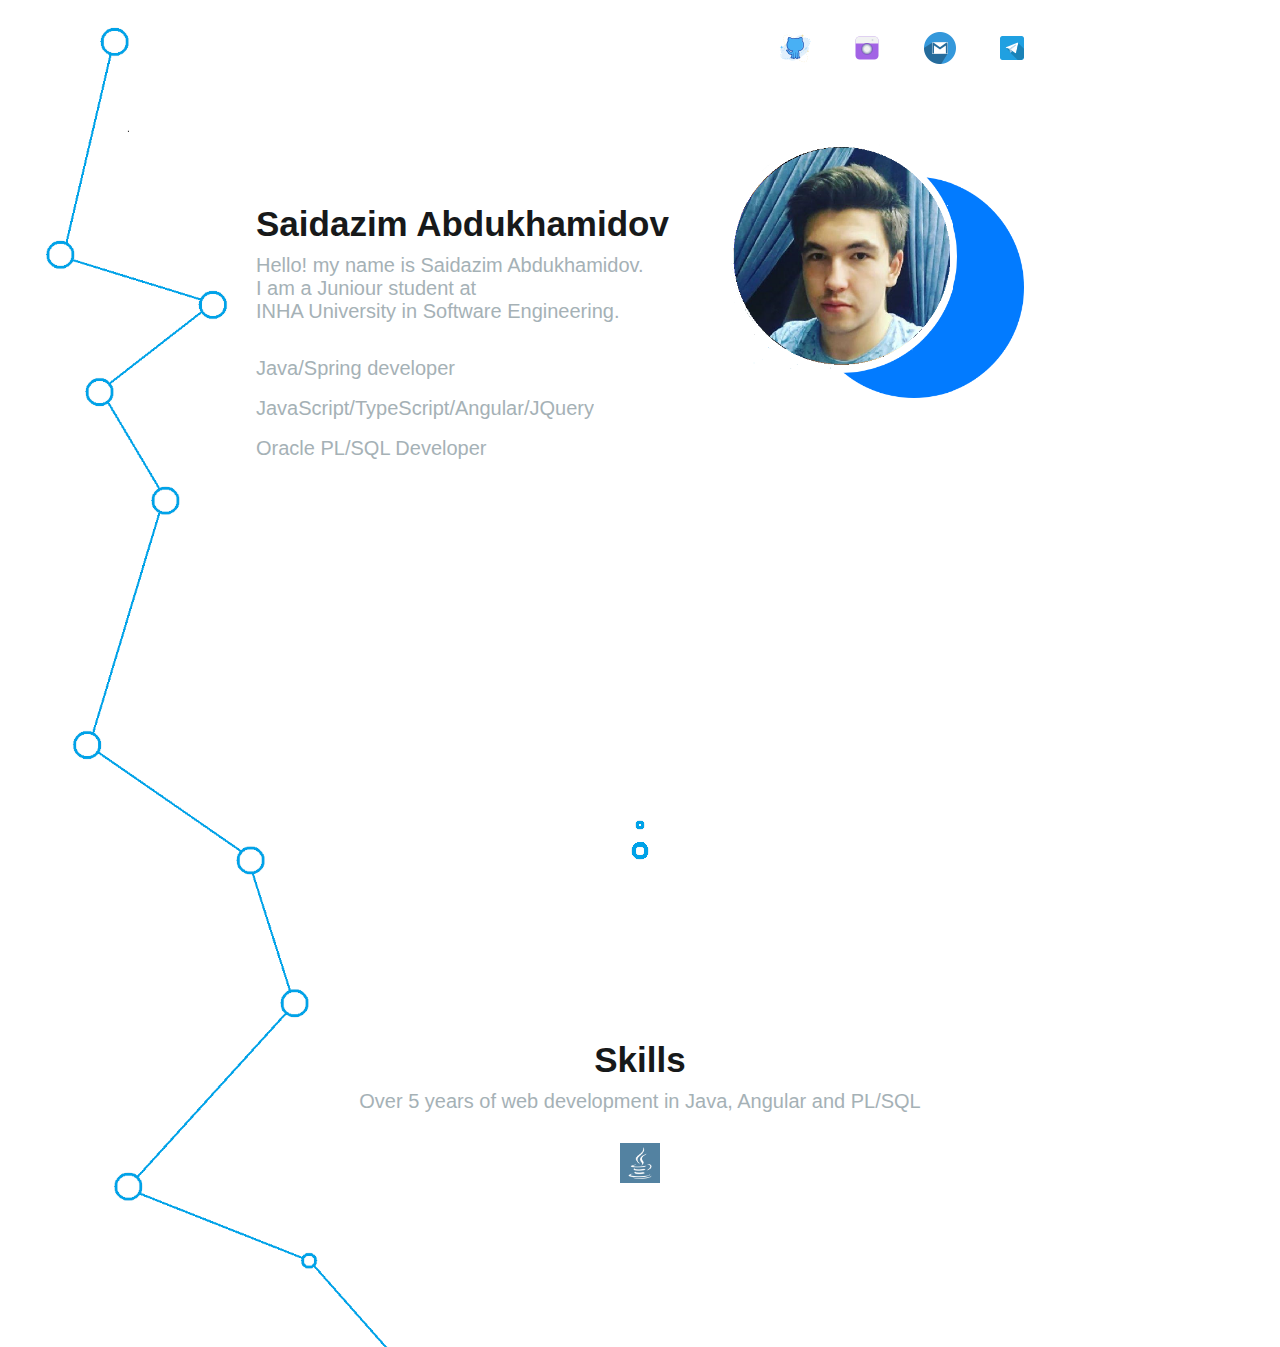
<file: index.html>
<!DOCTYPE html>
<html lang="en">
<head>
  <title>Saidazim</title>
  <meta charset="utf-8">
  <meta name="Viewport" content="width=device=width, initial-scale=1.0">
  <link rel="stylesheet" type="text/css" href="css/style.css">
  <link href="css/images/myicon.ico" rel="shortcut icon" type=""/>
</head>
<body>

<div class="nav">
  <div class="navIcons">
    <a href="https://github.com/saidazimabdukhamidov/"><img src="css/images/github.png" alt="github logo"></a>
    <a href="https://www.instagram.com/iamsaidazim/"><img src="css/images/instagram.png" alt="instagram logo"></a>
    <a href="https://saidazimabduhamidov@gmail.com"><img src="css/images/gmail.png" alt="gmail logo"></a>
    <a href="https://t.me/+998974434657"><img src="css/images/telegram.png" alt="telegram logo"></a>
  </div>
</div>

<div class="landing">
  <div class="landingWrapper">
    <div class="landingL">
      <h1>Saidazim Abdukhamidov</h1>
      <p><span class="gray">Hello! my name is Saidazim Abdukhamidov. <br/> I am a Juniour student at<br> INHA University in Software Engineering.</span>
      </p>
      <ul>
        <li><p>Java/Spring developer</p></li>
        <li><p>JavaScript/TypeScript/Angular/JQuery</p></li>
        <li><p>Oracle PL/SQL Developer</p></li>
      </ul>
    </div>
    <div class="landingR"><img src="css/images/MyFace.png" alt="Saidazim pic" width="300px"></div>
  </div>
  <img src="css/images/Scroll.png" alt="scroll down" class="scroll">
</div>

<div class="skills">
  <h1>Skills</h1>
  <p>Over 5 years of web development in Java, Angular and PL/SQL</p>
  <div class="programs">
    <img src="css/images/java.png" alt="java icon">
  </div>
</div>

</body>
</html>
</file>
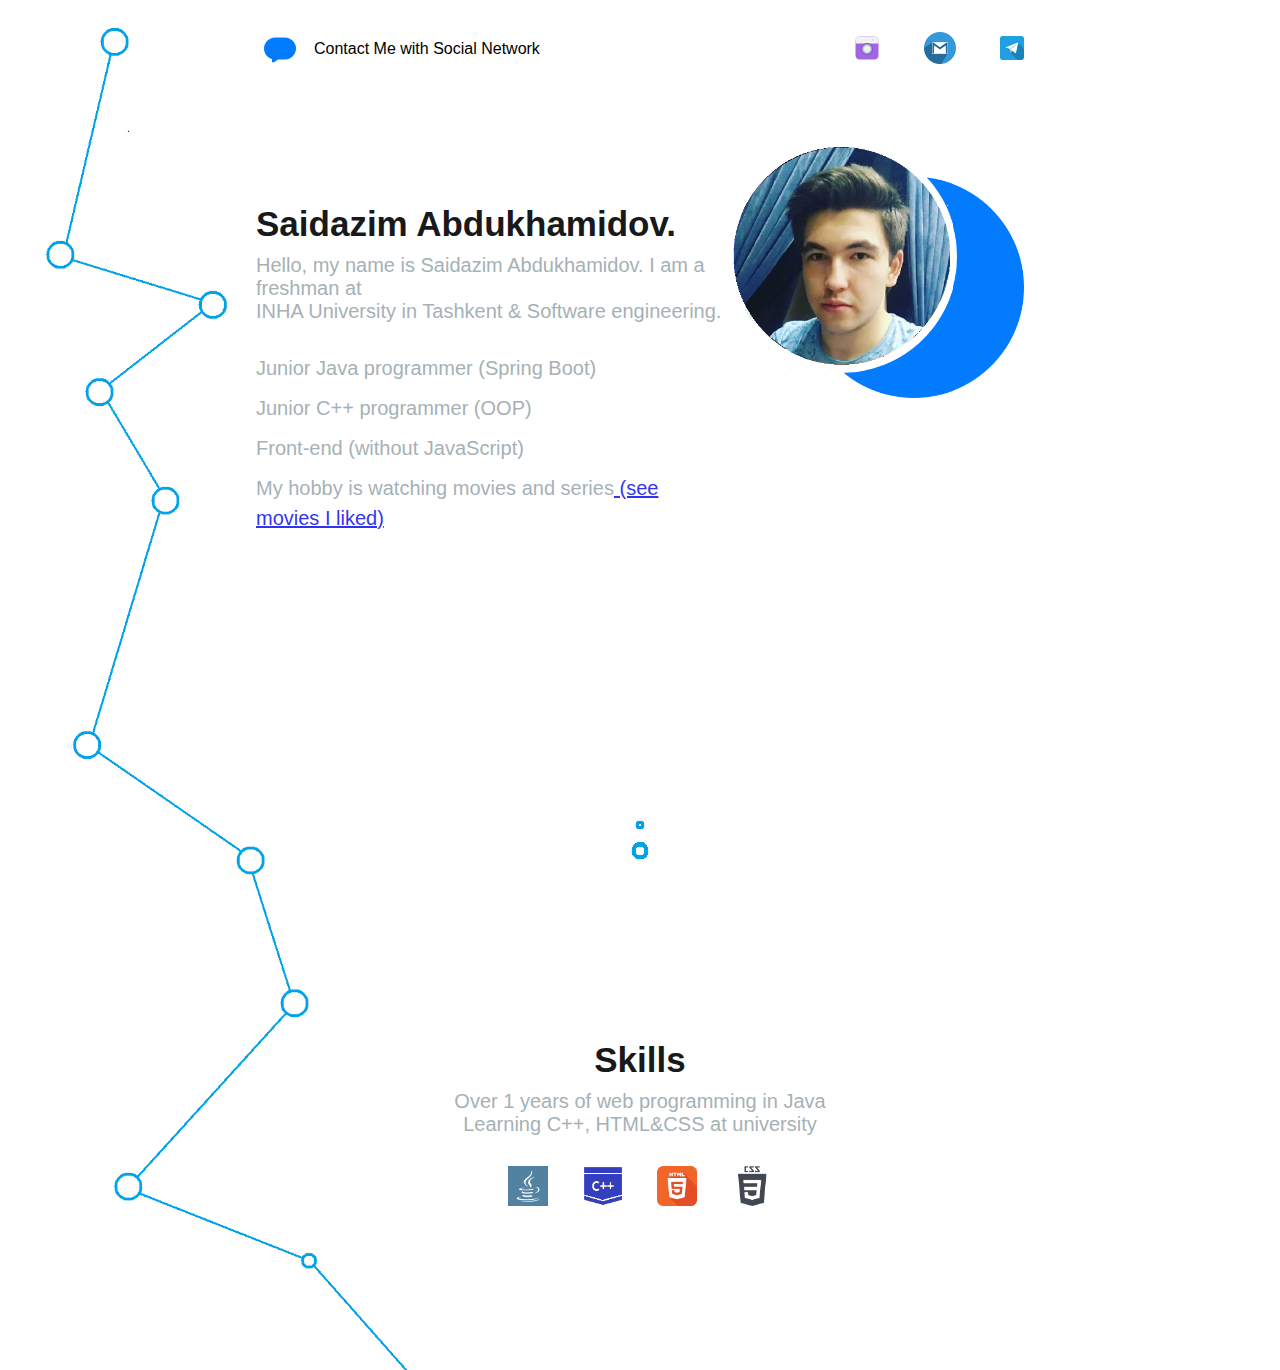
<file: Index.html>
<!DOCTYPE html>
<html>
<head>
    <title>Saidazim</title>
    <meta charset="utf-8">
    <meta name="Viewport" content="width=device=width, initial-scale=1.0">
    <link rel="stylesheet" type="text/css" href="css/style.css">
    <link href="css/images/myicon.ico" rel="shortcut icon" type=""/>
</head>
<body>  
    <div class="nav">
        <div class="contactMe">
            <img src="css/images/Chat_Blue.png" alt="chat logo">Contact Me with Social Network
        </div>
        <div class="navIcons">
            <a href="https://www.instagram.com/iamsaidazim/"><img src="css/images/instagram.png" alt="instagram logo"></a>
            <a href="https://saidazimabduhamidov@gmail.com"><img src="css/images/gmail.png" alt="gmail logo"></a>
            <a href="https://t.me/+998974434657"><img src="css/images/telegram.png" alt="telegram logo"></a>
        </div>
    </div>

    <div class="landing">
        <div class="landingWrapper">
            <div class="landingL">
                <h1>Saidazim Abdukhamidov.</h1>
                <p><span class="blue">Hello, my name is Saidazim Abdukhamidov. I am a freshman at<br> INHA University in Tashkent &amp; Software engineering.</span></p>
                <ul>
                    <li><p>Junior Java programmer (Spring Boot)</p></li>
                    <li><p>Junior C++ programmer (OOP)</p></li>
                    <li><p>Front-end (without JavaScript)</p></li>
                    <p></p>
                    <li><p>My hobby is watching movies and series<a href="movies.html"> (see movies I liked)</a></p></li>
                </ul>
            </div>
            <div class="landingR">
                <img src="css/images/MyFace.png" alt="Saidazim pic" width="300px">
            </div>        
        </div>
        <img src="css/images/Scroll.png" alt="scroll down" class="scroll">
    </div>

    <div class="skills">
        <h1>Skills</h1>
        <p>Over 1 years of web programming in Java<br>Learning C++, HTML&CSS at university </p>
        <div class="programs">
            <img src="css/images/java.png" alt="java icon">
            <img src="css/images/cpp.png" alt="cpp icon">
            <img src="css/images/html.png" alt="html icon">
            <img src="css/images/css.png" alt="css icon">
        </div>
    </div>
</body>
</html>
</file>
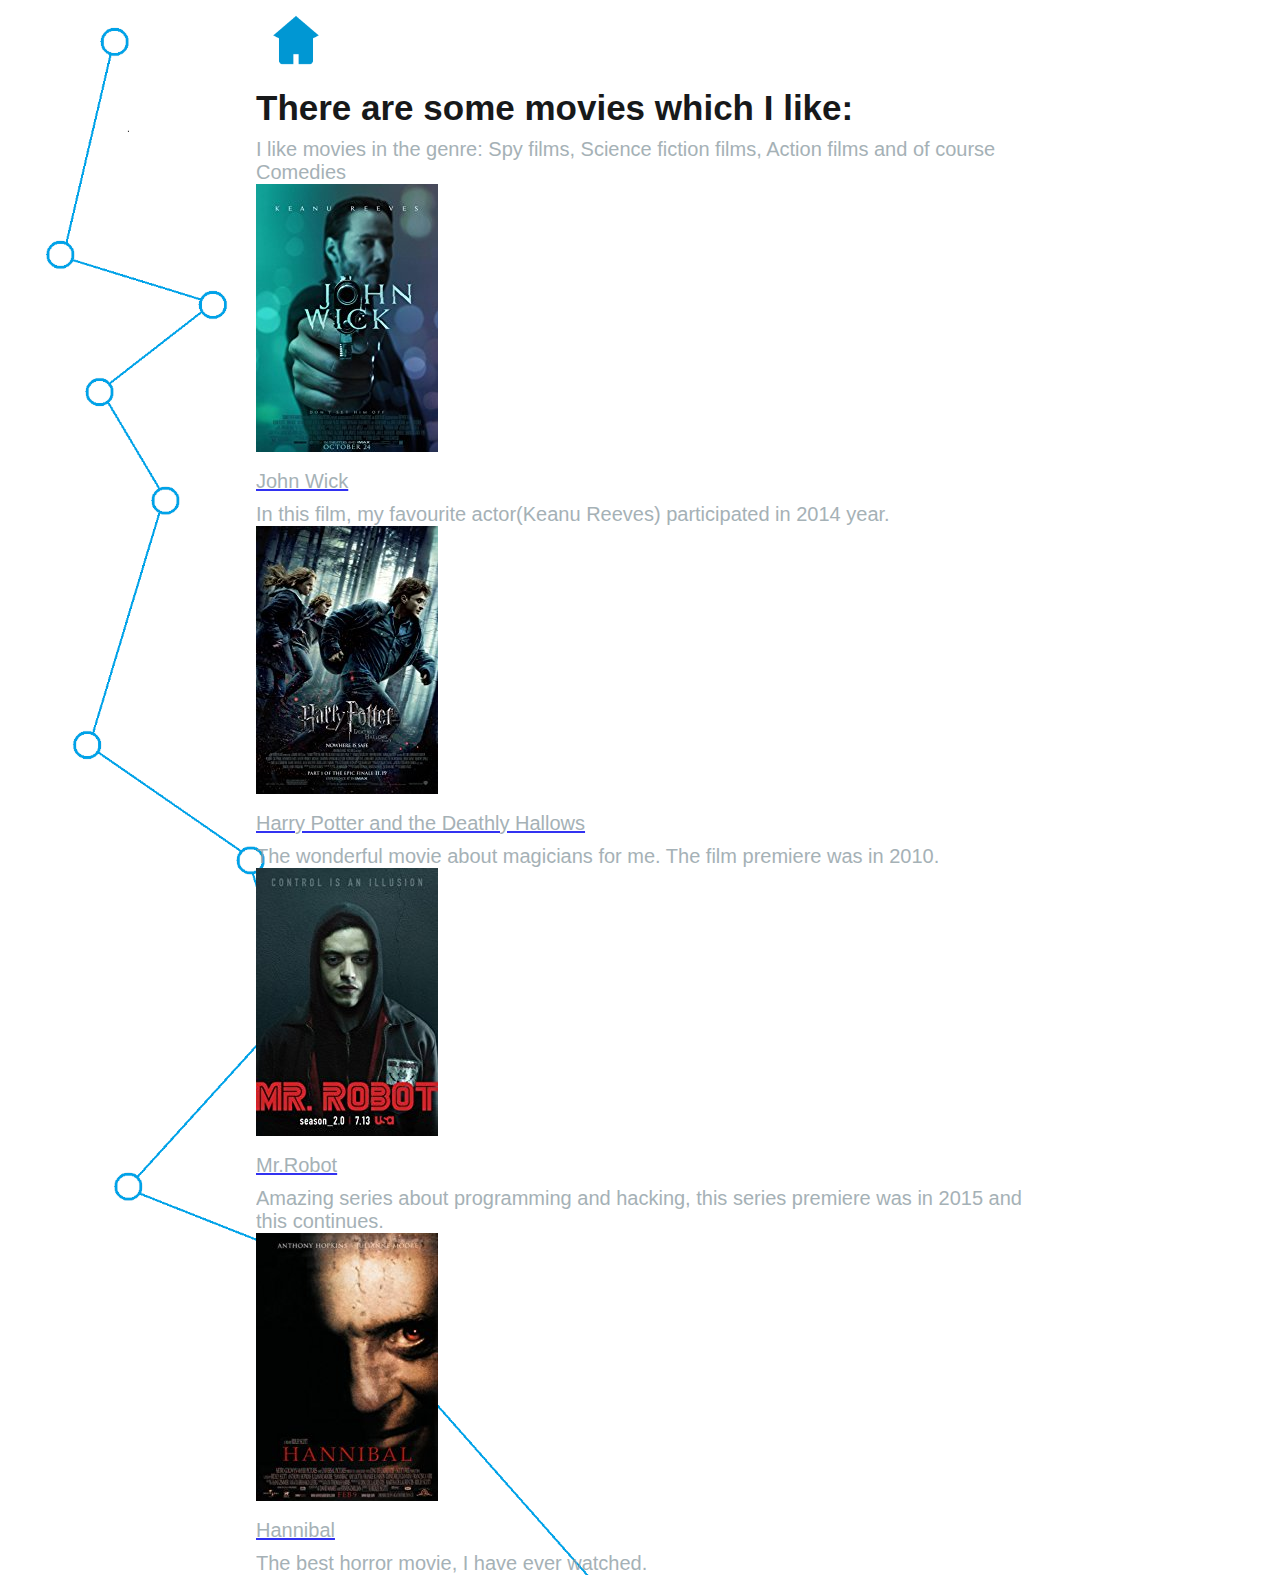
<file: movies.html>
<!DOCTYPE html>
<html>
<head>
        <title>Movies</title>
        <meta charset="utf-8">
        <meta name="Viewport" content="width=device=width, initial-scale=1.0">
        <link rel="stylesheet" type="text/css" href="css/style.css">
        <link href="css/images/myicon.ico" rel="shortcut icon" type=""/>
</head>
<body>
    <div class="home">
        <h1><a href="index.html"><img src="css/images/home.png" width="80px"></a></h1>
    </div>

    <div class="movies">
        <h1>There are some movies which I like:</h1>
        <p>I like movies in the genre: Spy films, Science fiction films, Action films and of course Comedies</p>
        <div class="moviesLink">
                <h1><a href="https://www.imdb.com/title/tt2911666/?ref_=fn_al_tt_1"><img src="css/images/john wick.png"><p>John Wick</p></a><p>In this film, my favourite actor(Keanu Reeves) participated in 2014 year.</p></h1>
                <h1><a href="https://www.imdb.com/title/tt0926084/?ref_=nv_sr_5"><img src="css/images/harry potter.png"><p>Harry Potter and the Deathly Hallows</p></a><p>The wonderful movie about magicians for me. The film premiere was in 2010.</p></h1>
                <h1><a href="https://www.imdb.com/title/tt4158110/?ref_=nv_sr_1"><img src="css/images/mr robot.png"><p>Mr.Robot</p></a><p>Amazing series about programming and hacking, this series premiere was in 2015 and this continues.</p></h1>
                <h1><a href="https://www.imdb.com/title/tt0212985/?ref_=fn_tt_tt_2"><img src="css/images/hannibal.png"><p>Hannibal</p></a><p>The best horror movie, I have ever watched.</p></h1>
        </div>
    </div>

</body>
</html>
</file>
<file: css/style.css>
* {
  margin: 0;
  padding: 0;
  border: 0;
  outline: 0;
  font-size: 100%;
  vertical-align: baseline;
  background: transparent;
}

.clearfix-after {
  content: "";
  clear: both;
  display: table;
}

html {
  font-family: Consolas, sans-serif;
  font-weight: 100;
}

body {
  width: 60%;
  margin: auto;
  background-image: url(images/BG.png);
  background-position: top;
  background-size: cover;
  background-repeat: no-repeat;
}

.gray {
  color: #8F9EA5;
}

h1 {
  font-weight: bold;
  font-size: 35px;
  color: #17191A;
}

h2 {
  font-size: 30px;
  font-weight: 400;
  color: #027BFF;
}

p {
  color: #8F9EA5;
  opacity: 0.8;
  font-weight: 100;
  margin-top: 10px;
  font-size: 20px;
}


.nav {
  display: flex;
  align-items: center;
  height: 100px;
}

.contactMe, .navIcons {
  flex: 1;
}

.navIcons {
  text-align: right;
}

.navIcons a, .contactMe a, .contactMe img {
  display: inline-block;
  vertical-align: middle;
}

.navIcons a {
  margin-left: 40px;
}

.contactMe a {
  color: #027BFF;
  text-decoration: none;
}

.contactMe img {
  margin-right: 10px;
}


.landing {
  height: 100vh;
  position: relative;
}

.landingWrapper {
  display: flex;
  justify-content: space-between;
  margin-top: 40px;
}

ul {
  list-style: none;
  margin-top: 30px;
  line-height: 30px;
}

.landingL {
  margin-top: 4em;
}

.scroll {
  position: absolute;
  bottom: 180px;
  left: 0;
  right: 0;
  margin: auto;
}


.skills {
  text-align: center;
  margin-bottom: 10em;
}

.skills p {
  margin-bottom: 30px;
}

.skills img {
  width: 40px;
  margin: 0 15px;
}
</file>
